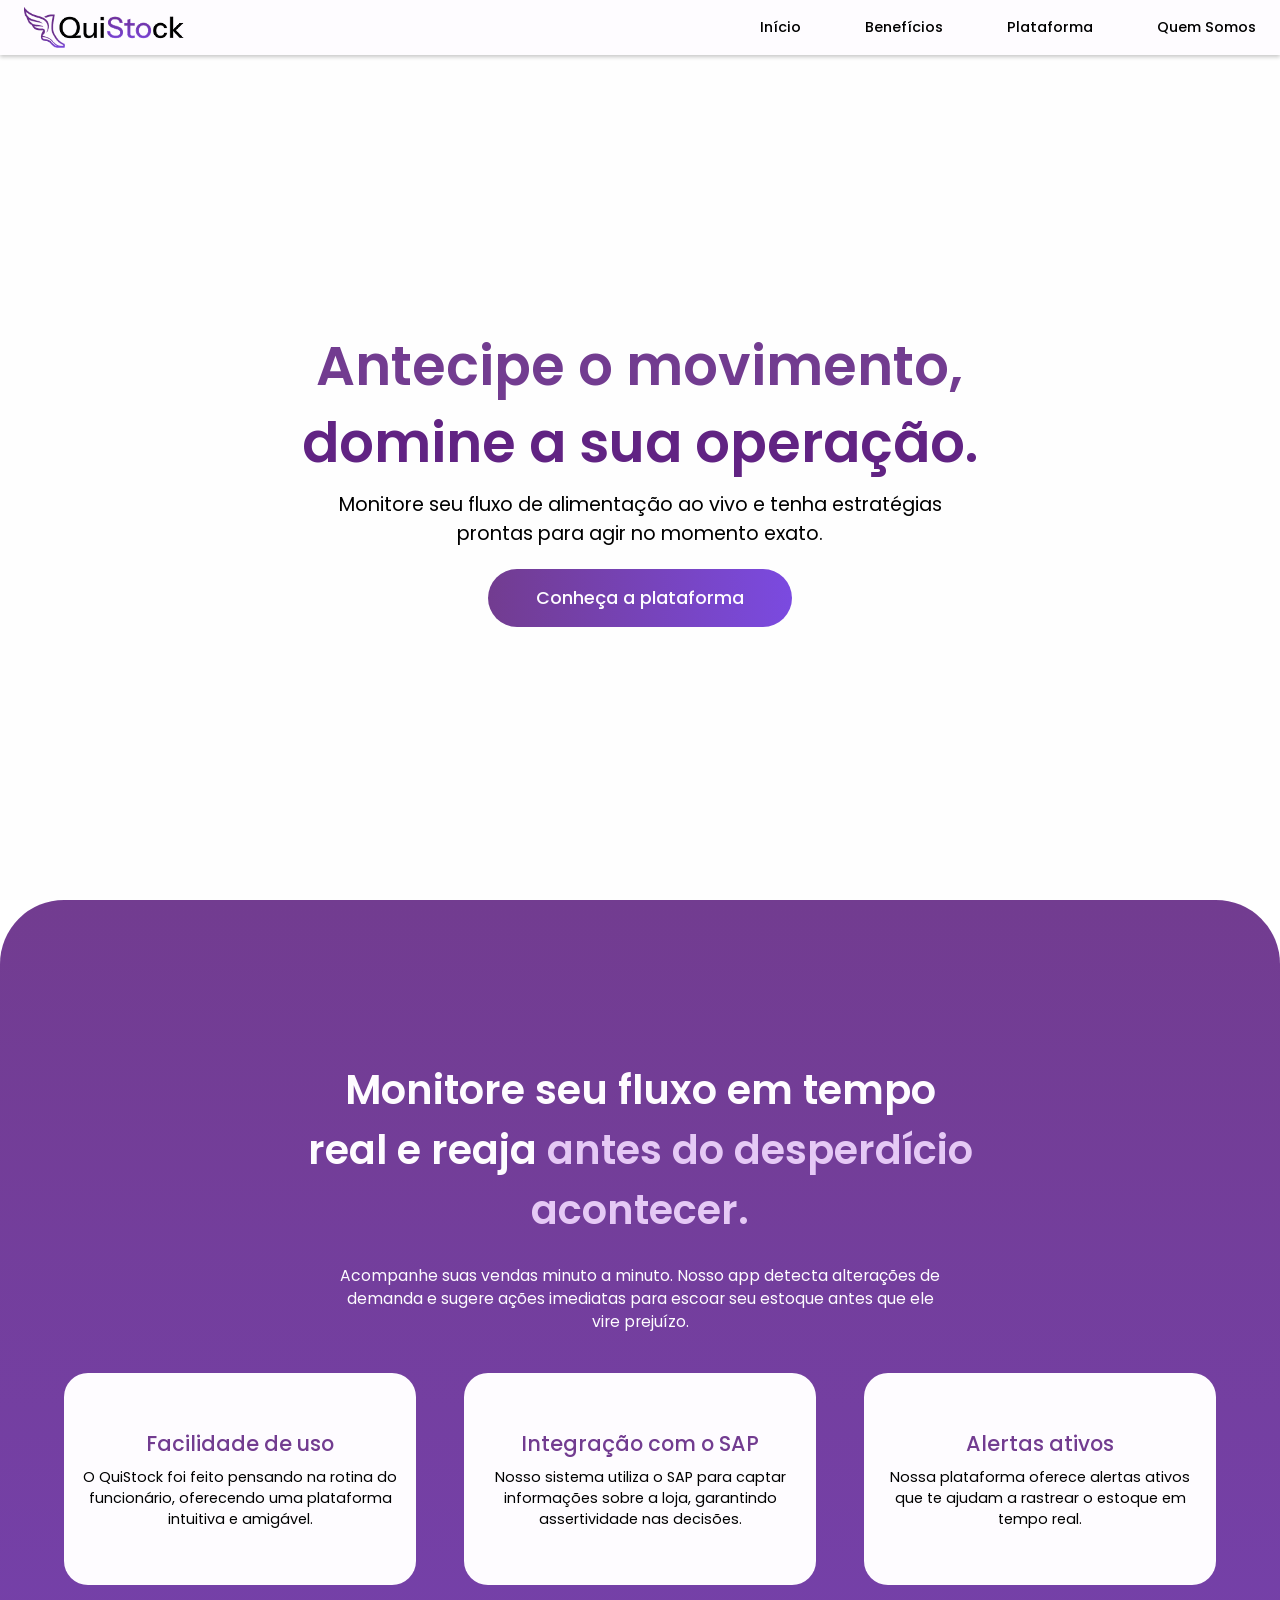
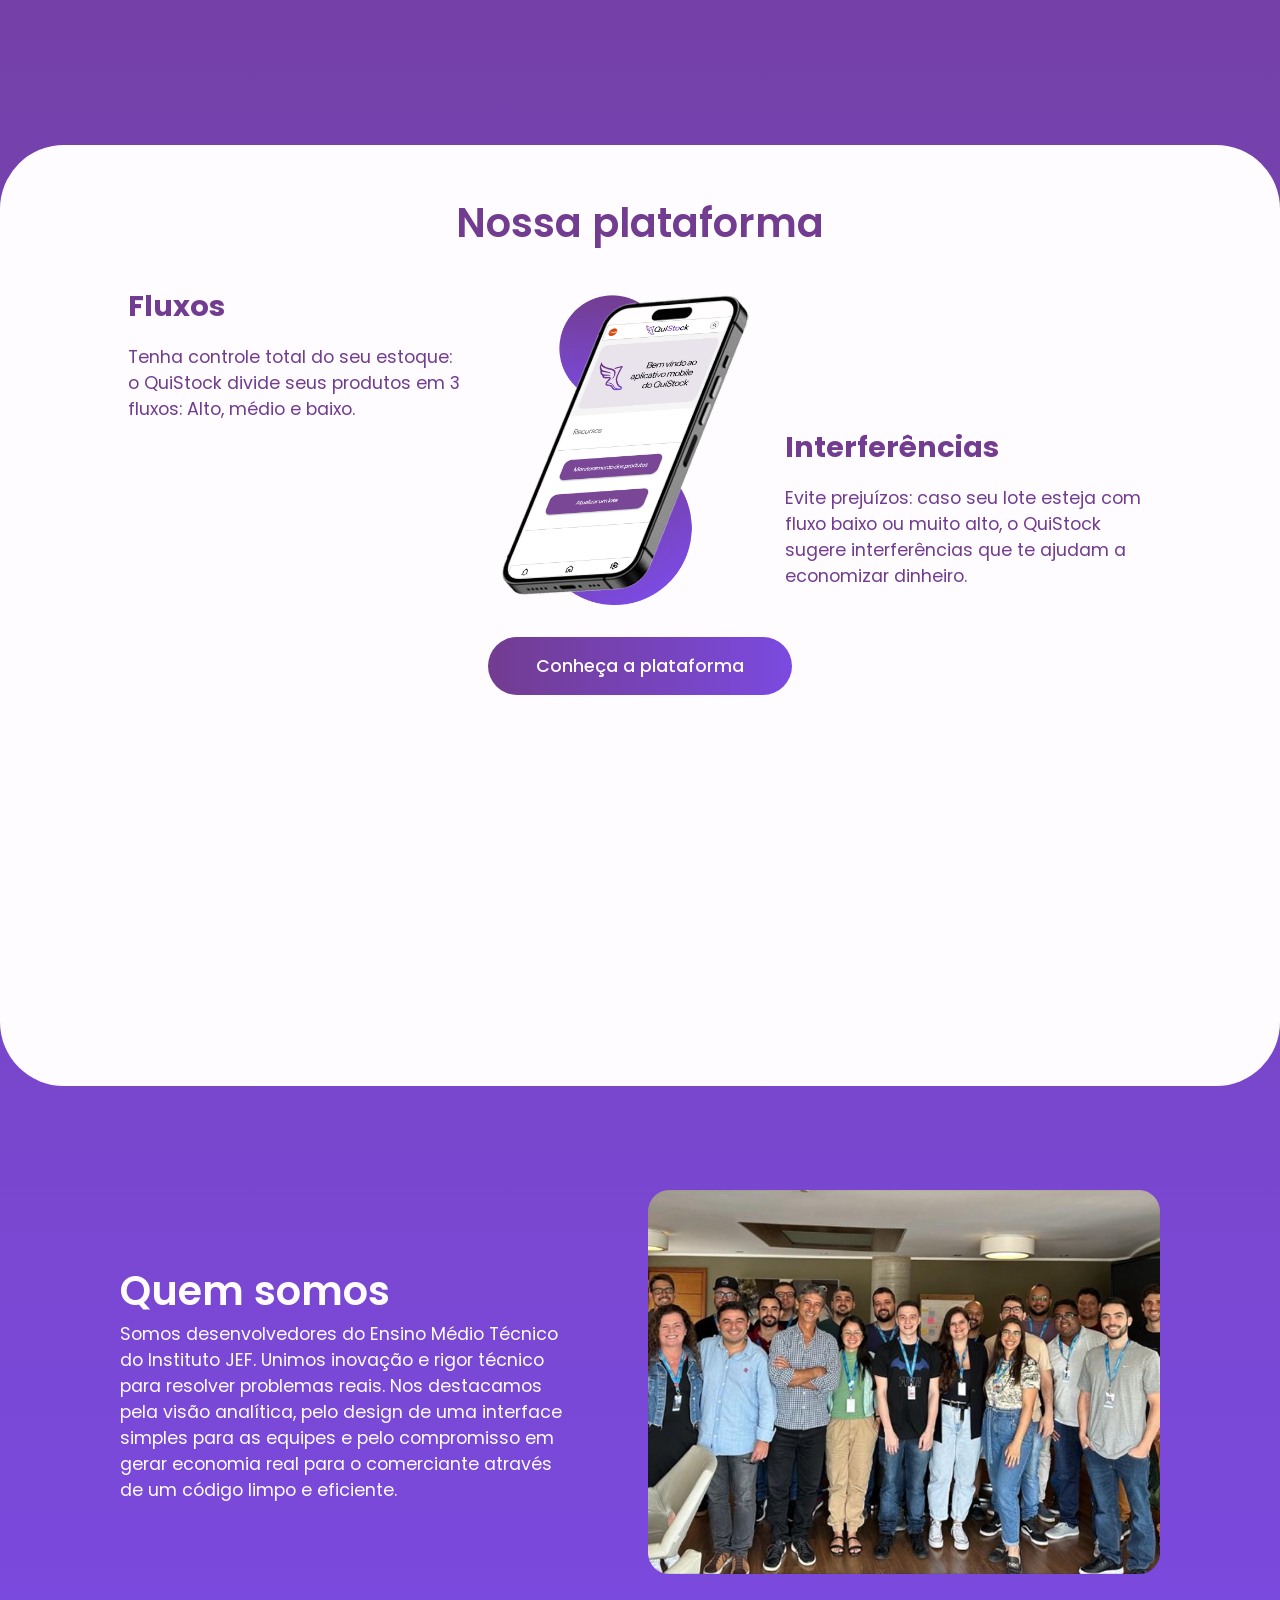
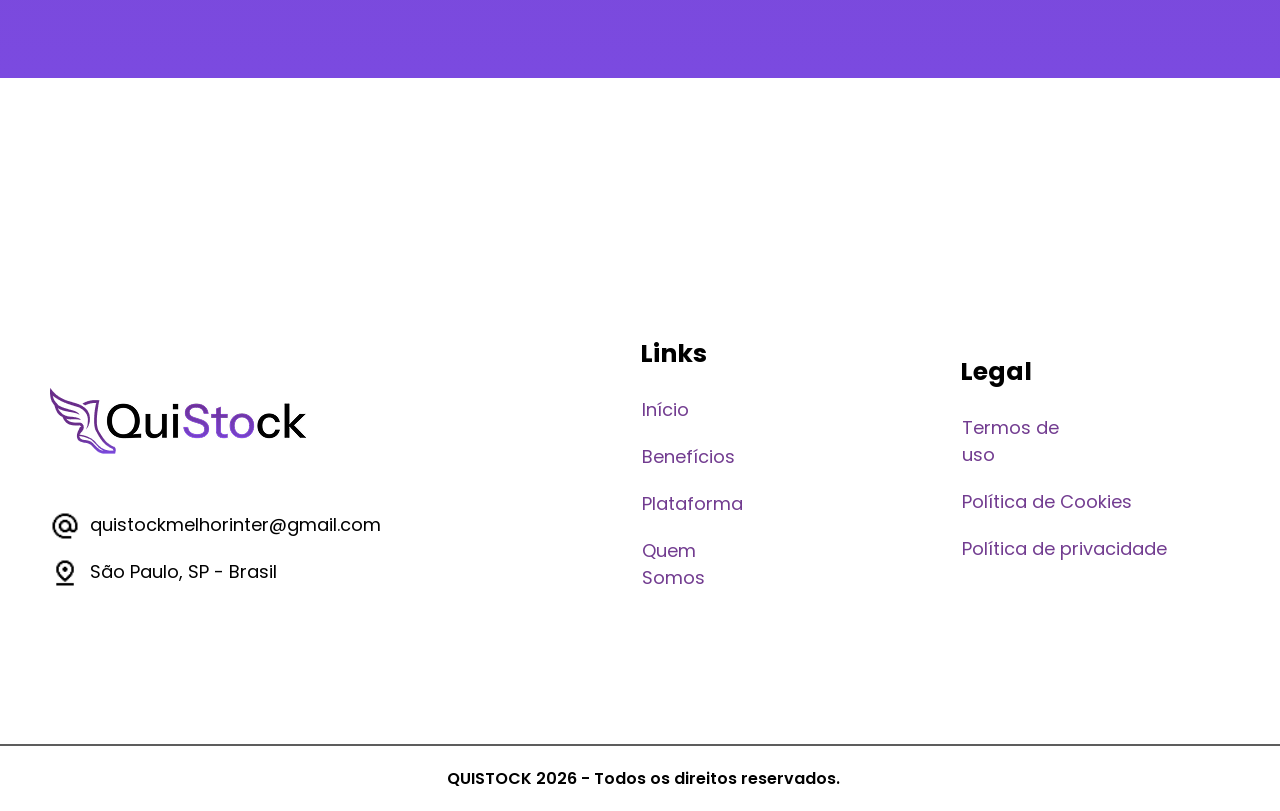
<file: index.html>
<!DOCTYPE html>
<html lang="pt-br">
<head>
  <meta charset="UTF-8">
  <meta name="viewport" content="width=device-width, initial-scale=1.0">
  <title>QuiStock</title>
  <link rel="icon" type = "image/png" href="assets/Union 11 1.png">

  <link href="https://fonts.googleapis.com/css2?family=Instrument+Sans:ital,wght@0,400..700;1,400..700&display=swap" rel="stylesheet">
  <link rel="stylesheet" href="css/style.css">

  <link rel="preconnect" href="https://fonts.googleapis.com">
  <link rel="preconnect" href="https://fonts.gstatic.com" crossorigin>
  <link href="https://fonts.googleapis.com/css2?family=Instrument+Sans:ital,wght@0,400..700;1,400..700&family=Poppins:ital,wght@0,100;0,200;0,300;0,400;0,500;0,600;0,700;0,800;0,900;1,100;1,200;1,300;1,400;1,500;1,600;1,700;1,800;1,900&display=swap" rel="stylesheet">
</head>

<body>

  <header>

    <img src="assets/Group 35.png" alt="" id = "logo">

    <nav id = "botoes">
      
      <a href="#">Início</a>
      <a href="#beneficios">Benefícios</a>
      <a href="#plataforma">Plataforma</a>
      <a href="#quem-somos">Quem Somos</a>
    
    </nav>
  </header>

  <main>

    <section id="hero" class="section">
        <div>
          <p>
            Antecipe o movimento,
            <span class = "span">
              domine a sua operação.
            </span>
          </p>

          <p>
            Monitore seu fluxo de alimentação ao vivo e tenha estratégias prontas para agir no momento exato.
          </p>
        </div>

        <button class="cta">
          Conheça a plataforma
        </button>
      
      <!--<img src="assets/Desktop - 11.png" alt="oi" id = "img_main">-->
    </section>

    <section class="body-gradiente">
      <section id="beneficios" class="section">
        <div class="titulo-container">
          <p>
            Monitore seu fluxo em tempo real e reaja <span class = "span">antes do desperdício acontecer.</span>
          </p>
          <p>
            Acompanhe suas vendas minuto a minuto. Nosso app detecta alterações de demanda e sugere ações imediatas para escoar seu estoque antes que ele vire prejuízo.
          </p>
        </div>
        
        <div class="container-caixas">
          <div class="caixa">
            <p class="titulo-caixa">
              Facilidade de uso
            </p>
            <p class="texto-caixa">
              O QuiStock foi feito pensando na rotina do funcionário, oferecendo uma plataforma intuitiva e amigável.
            </p>
          </div>
          <div class="caixa">
            <p class="titulo-caixa">
              Integração com o SAP
            </p>
            <p class="texto-caixa">
              Nosso sistema utiliza o SAP para captar informações sobre a loja, garantindo assertividade nas decisões.
            </p>
          </div>
          <div class="caixa">
            <p class="titulo-caixa">
              Alertas ativos
            </p>
            <p class="texto-caixa">
              Nossa plataforma oferece alertas ativos que te ajudam a rastrear o estoque em tempo real.
            </p>
          </div>
        </div>
      </section>
      
      <section id="plataforma" class="section">
        <div id="plat">
          Nossa plataforma
        </div>

        <div class="plataforma-bottom-container">
          <div class = "textos-plat fluxo">
            <h2>Fluxos</h2>
            <h4>Tenha controle total do seu estoque: o QuiStock divide seus produtos em 3 fluxos: Alto, médio e baixo.</h4>
          </div>
          <img src="assets/Group 36.png" alt="celular" id = "celular">
          <div class = "textos-plat interferencias">
            <h2>Interferências</h2>
          
            <h4>Evite prejuízos: caso seu lote esteja com fluxo baixo ou muito alto, o QuiStock sugere interferências que te ajudam a economizar dinheiro.<h4>
          </div>
        </div>

        <button class="cta">
          Conheça a plataforma
        </button>

      </section>
      
        <section id="quem-somos">
          <div id = "texto-quemSomos">
            <h2>Quem somos</h2>
          
            <h4>Somos desenvolvedores do Ensino Médio Técnico do Instituto JEF. Unimos inovação e rigor técnico para resolver problemas reais. Nos destacamos pela visão analítica, pelo design de uma interface simples para as equipes e pelo compromisso em gerar economia real para o comerciante através de um código limpo e eficiente.</h4>
          </div>

          <img src="assets/Captura de tela 2026-03-02 100912 1.png" alt="imagem quem somos" id = "img-quemsomos">
        </section>
    </section>

  </main>

  <footer>

    <img src="assets/Group 35.png" alt = "aqui" id = "logo1">
    
    <div id = "email_pin">

      <img src="assets/alternate_email_24dp_00000_FILL0_wght400_GRAD0_opsz24.png" alt="email">

      <p>quistockmelhorinter@gmail.com</p>
      
      <img src="assets/pin_drop_24dp_00000_FILL0_wght400_GRAD0_opsz24.png" alt="pin"> 
      
      <p>São Paulo, SP - Brasil</p>

    </div>
  
    <nav id = "links">

      <h2>Links</h2>

      <a href="#" class="inicio">Início</a>
      <a href="#textoMonitore" class="beneficio">Benefícios</a>
      <a href="#celular" class="plataforma">Plataforma</a>
      <a href="#texto_quemSomos" class="quem">Quem Somos</a>
    
    </nav>

    <nav id = "legal">

      <h2>Legal</h2>

      <a href="" class="termos">Termos de uso</a>
      <a href="" class="coockies">Política de Cookies</a>
      <a href="" class="privacidade">Política de privacidade</a>
    </nav>

    <div id = "direitos">
      QUISTOCK 2026 - Todos os direitos reservados.
    </div>
  </footer>

  <script src="js/script.js"></script>
</body>
</html>
</file>
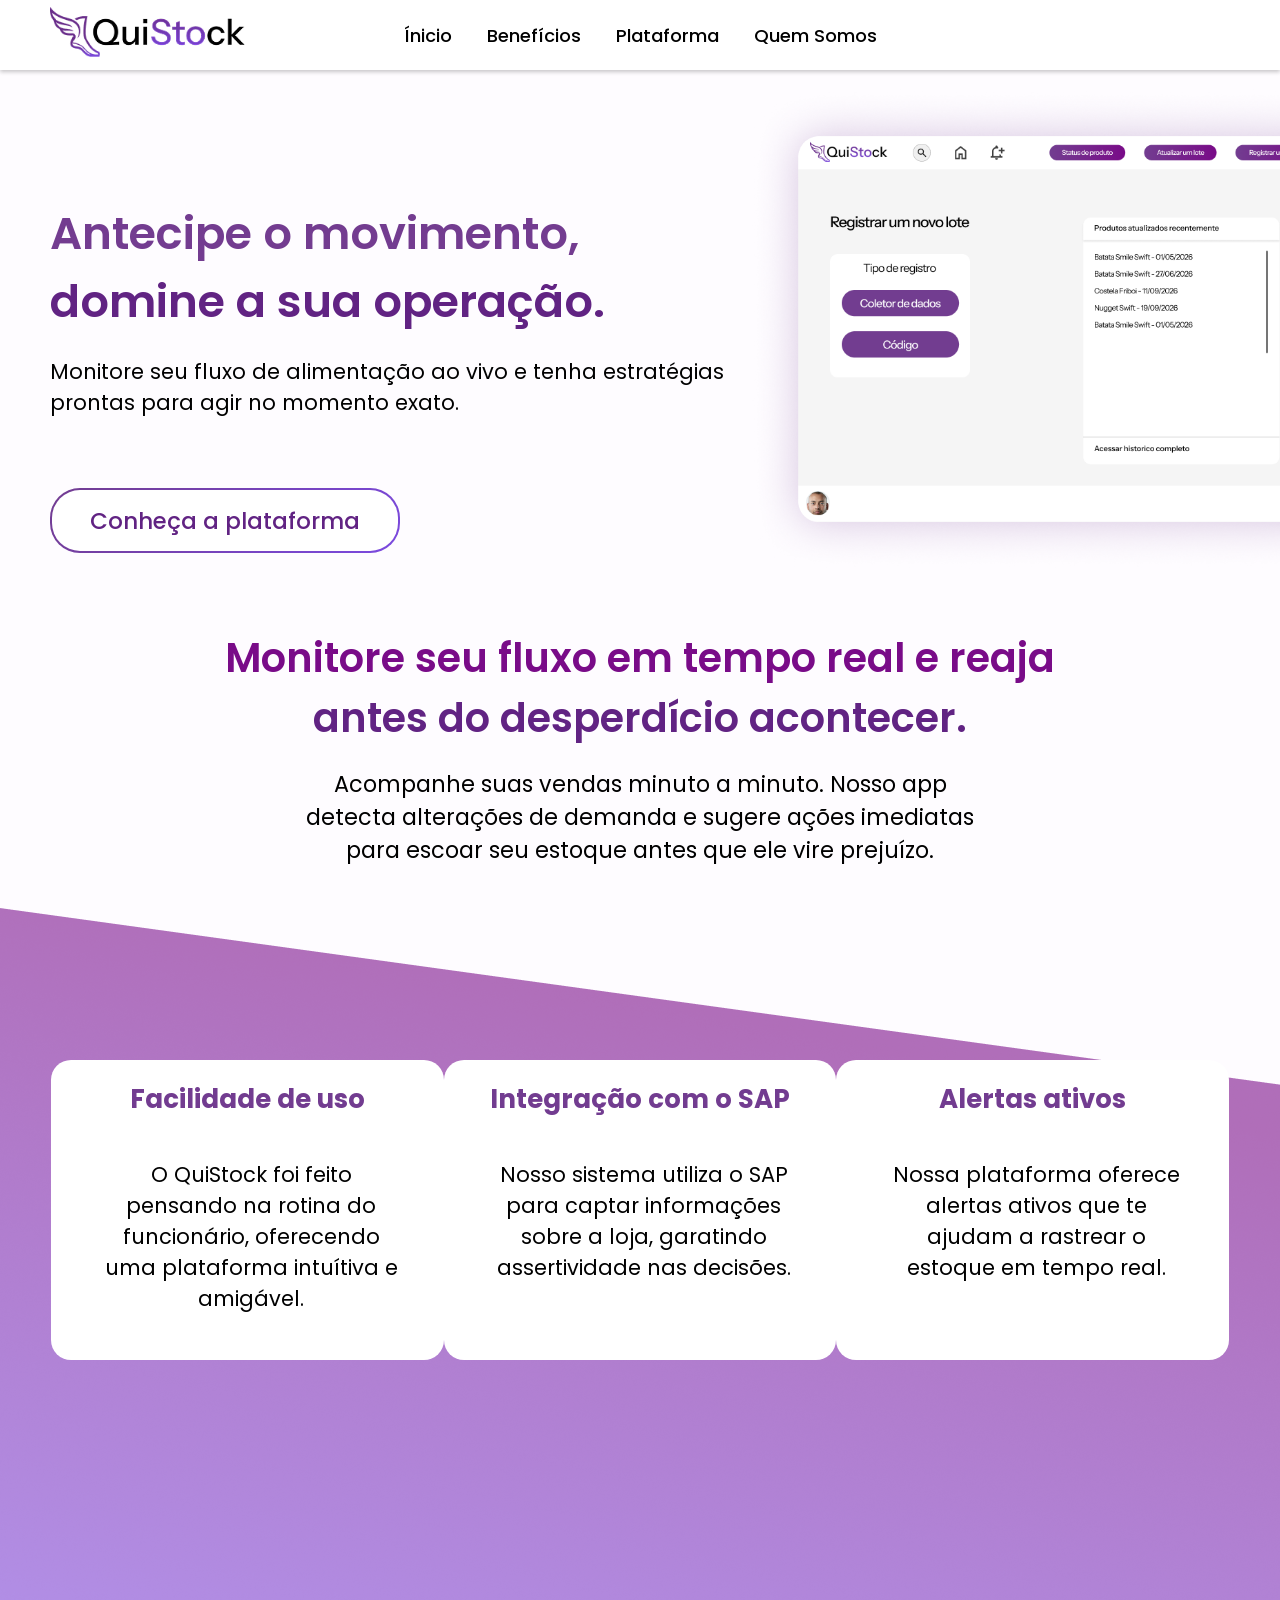
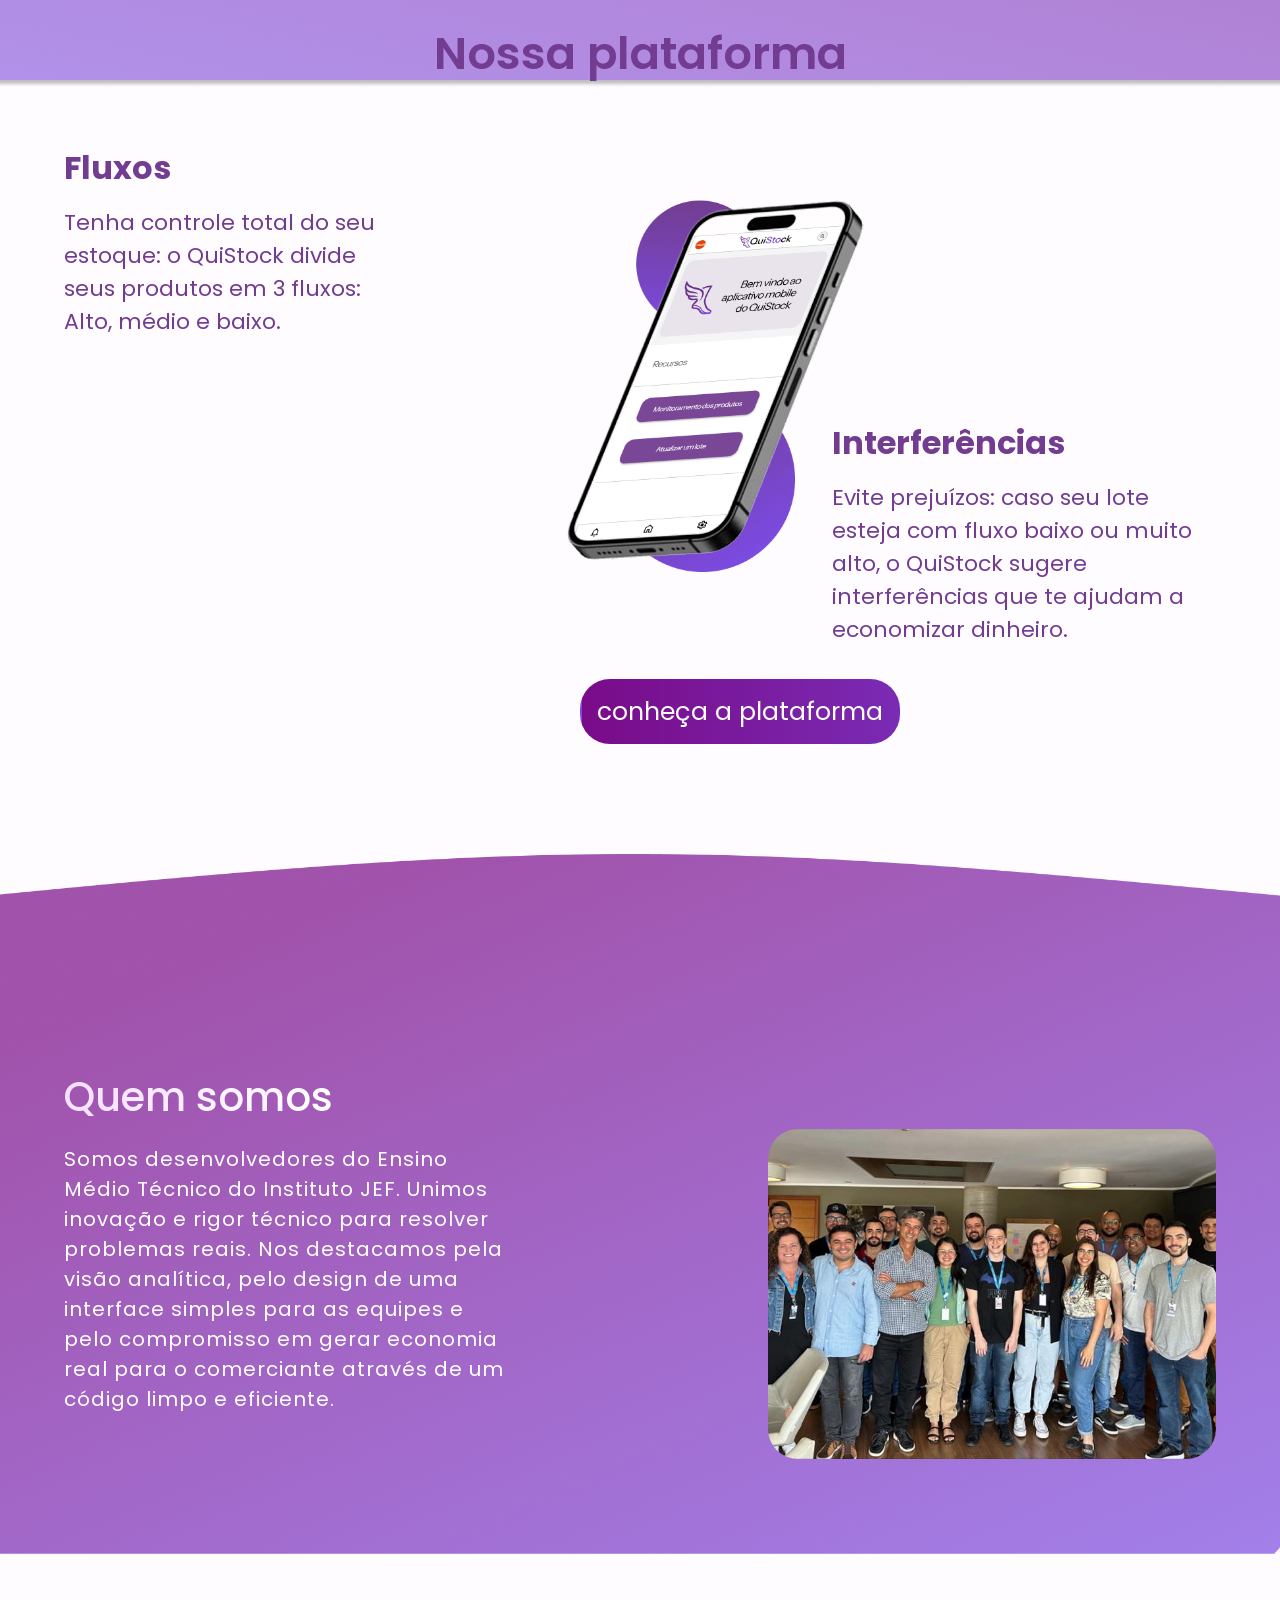
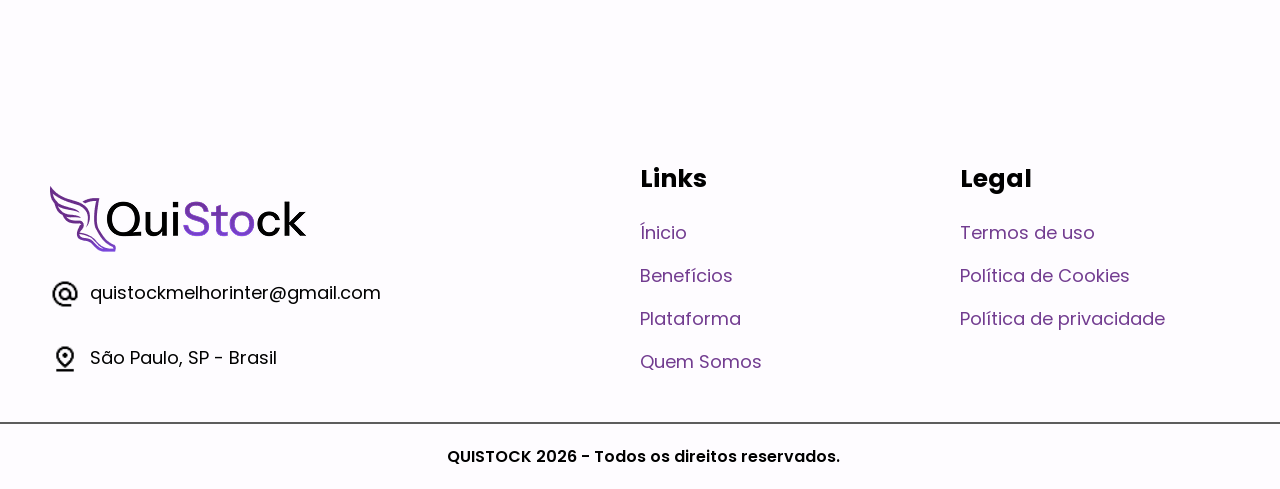
<file: landingQuistock.html>
<!DOCTYPE html>
<html lang="en">
<head>
  <meta charset="UTF-8">
  <meta name="viewport" content="width=device-width, initial-scale=1.0">
  <title>QuiStock</title>
  <link rel="icon" type = "image/png" href="assets/Union 11 1.png">

  <link href="https://fonts.googleapis.com/css2?family=Instrument+Sans:ital,wght@0,400..700;1,400..700&display=swap" rel="stylesheet">
  <link rel="stylesheet" href="landingQuistock.css">

  <link rel="preconnect" href="https://fonts.googleapis.com">
<link rel="preconnect" href="https://fonts.gstatic.com" crossorigin>
<link href="https://fonts.googleapis.com/css2?family=Instrument+Sans:ital,wght@0,400..700;1,400..700&family=Poppins:ital,wght@0,100;0,200;0,300;0,400;0,500;0,600;0,700;0,800;0,900;1,100;1,200;1,300;1,400;1,500;1,600;1,700;1,800;1,900&display=swap" rel="stylesheet">
</head>

<body>

  <header>

    <div><img src="assets/Group 35.png" alt="" id = "logo"></div>

    <nav id = "botoes">
      
      <a href="#">Ínicio</a>
      <a href="#textoMonitore">Benefícios</a>
      <a href="#celular">Plataforma</a>
      <a href="#texto_quemSomos">Quem Somos</a>
    
    </nav>
  </header>

  <main>

    <div id ="fraseMain">
      Antecipe o movimento,
      <span class = "span">
        domine a sua operação.
      </span>
    </div>
    
    <div id = "textoApoio"> Monitore seu fluxo de alimentação ao vivo e tenha estratégias prontas para agir no momento exato.
    <a href="#"><button id = "cta">Conheça a plataforma</button></a> </div>

    <img src="assets/Desktop - 11.png" alt="oi" id = "img_main">
  </div>

  <div id = "monitore">
    Monitore seu fluxo em tempo real e reaja <span class = "span">antes do desperdício acontecer.</span>
  </div>

  <div id = "textoMonitore">
    Acompanhe suas vendas minuto a minuto. Nosso app detecta alterações de demanda e sugere ações imediatas para escoar seu estoque antes que ele vire prejuízo.
  </div>

  <div id="fundinho">
    <img src="assets/Rectangle 71.png" alt="">
  </div>

  <div id="tudo_caixas">
    <div class="externo">
      <div class="interno2">
        Facilidade de uso
      </div>
      <div class="interno">
        O QuiStock foi feito pensando na rotina do funcionário, oferecendo uma plataforma intuítiva e amigável.
      </div>
    </div>

    <div class="externo">
      <div class="interno2">
        Integração com o SAP
      </div>
      <div class="interno">
        Nosso sistema utiliza o SAP para captar informações sobre a loja, garatindo assertividade nas decisões.
      </div>
    </div>

    <div class="externo">
      <div class="interno2">
        Alertas ativos
      </div>
      <div class="interno">
        Nossa plataforma oferece alertas ativos que te ajudam a rastrear o estoque em tempo real.
      </div>
    </div>
  </div>

  <div id="plat">
    Nossa plataforma
  </div>

  <img src="assets/Group 36.png" alt="celular" id = "celular">

  <button id ="cta1"><a href="#">conheça a plataforma</a></button>

  <div class = "textos_plat">

    <h2>Fluxos</h2>

    <h4>Tenha controle total do seu estoque: o QuiStock divide seus produtos em 3 fluxos: Alto, médio e baixo.</h4>

  </div>

  <div class = "textos_plat2">

    <h2>Interferências</h2>
    
    <h4>Evite prejuízos: caso seu lote esteja com fluxo baixo ou muito alto, o QuiStock sugere interferências que te ajudam a economizar dinheiro.<h4>
  </div>

  <div id = "fundoquemsomos">
    <img src= "assets/Rectangle 70.png" alt="">
  </div>

  <div id = "texto_quemSomos">
    <h2>Quem somos</h2>

    <h4>Somos desenvolvedores do Ensino Médio Técnico do Instituto JEF. Unimos inovação e rigor técnico para resolver problemas reais. Nos destacamos pela visão analítica, pelo design de uma interface simples para as equipes e pelo compromisso em gerar economia real para o comerciante através de um código limpo e eficiente.</h4>

  </div>

  <img src="assets/Captura de tela 2026-03-02 100912 1.png" alt="imagem quem somos" id = "img_quemsomos">

  </main>

  <footer>

    <img src="assets/Group 35.png" alt = "aqui" id = "logo1">
    
    <div id = "email_pin">

      <img src="assets/alternate_email_24dp_00000_FILL0_wght400_GRAD0_opsz24.png" alt="email">

      <p>quistockmelhorinter@gmail.com</p>
      
      <img src="assets/pin_drop_24dp_00000_FILL0_wght400_GRAD0_opsz24.png" alt="pin"> 
      
      <p>São Paulo, SP - Brasil</p>

    </div>
  
    <nav id = "links">

      <h2>Links</h2>

      <a href="#">Ínicio</a>
      <a href="#textoMonitore">Benefícios</a>
      <a href="#celular">Plataforma</a>
      <a href="#texto_quemSomos">Quem Somos</a>
    
    </nav>

    <nav id = "legal">

      <h2>Legal</h2>

      <a href="">Termos de uso</a>
      <a href="">Política de Cookies</a>
      <a href="">Política de privacidade</a>
    </nav>

    <div id = "direitos">
      QUISTOCK 2026 - Todos os direitos reservados.
    </div>
  </footer>

</body>
</html>
</file>
<file: css/style.css>
:root {
    --roxo-sujinho: #fefcff;
    --roxo-quistock: #723c90;
    --roxo2: #3e1554;
    --preto: #11021a;
    --azul: #7B4AE0;
}

*{
    font-family: Poppins;
    font-kerning: normal;
    letter-spacing: 0.0em;
    /*outline: 1px solid red;*/
    margin: 0;
    padding: 0;
    
}

html {
    scroll-behavior: smooth;
}

body{
    margin: 0;
    padding: 0;
    width: 100%;

    cursor: default;
}

.body-gradiente {
    
    background: linear-gradient(
        to bottom,
        var(--roxo-quistock),
        var(--azul)
    );

    border-top-left-radius: 4rem;
    border-top-right-radius: 4rem;
}

::-webkit-scrollbar {
    width: 10px;
}

::-webkit-scrollbar-track {
    background: transparent;
}

::-webkit-scrollbar-thumb {
    background-color: var(--roxo-quistock);
    border-radius: 10px;
    border: 2px solid transparent;
    background-clip: padding-box;
}

::selection {
    background: #723c9040;
    color: var(--roxo2);
}

main{
    margin-top: clamp(3rem, 4.3vw, 10rem);
}

.section {
    height: calc(100dvh - 4.3vw);
    height: calc(100vh - 4.3vw);
    max-width: 100%;
    scroll-margin-top: clamp(3rem, 4.3vw, 10rem);

    height: auto;
    min-height: calc(100dvh - 4.3vw);
}

#beneficios, #palataforma, #quem-somos {
    scroll-margin-top: clamp(3rem, 4.3vw, 10rem);
}

/* header */
header{
    background-color: var(--roxo-sujinho);
    position: fixed;
    z-index: 1000;
    top: 0;
    left: 0;
    width: 100vw;
    height: clamp(3rem, 4.3vw, 10rem);
    box-shadow: 0px 2px 4px #00000038;

    padding: 0 min(1.5rem, 3%);
    box-sizing: border-box;

    display: flex;
    flex-direction: row;
    justify-content: space-between;
}

#logo{
    align-self: center;
    justify-self: flex-end;
    max-width: clamp(1rem, 15vw, 10rem);
    width: 100%;
    height: auto;
}

#logo:hover{
    cursor: pointer;
}

#botoes{
    display: flex;
    justify-content: center;
    align-items: center;
    justify-self: flex-end;
    gap: clamp(1rem, 5vw, 5rem);
    font-size: clamp(0.5rem, 0.5vw + 0.5rem, 2rem)
}

#botoes a{
    text-decoration: none;
    color: black;
    font-weight: 500;
    position: relative;
    transition: color 300ms ease;
}

#botoes a::after{
    content: '';
    position: absolute;
    left: 0;
    bottom: -4px;
    width: 0;
    height: 3px;
    background-color: #7B4AE0;
    border-radius: 2px;
    transition: width 300ms ease;
}

#botoes a:hover{
    color: #7B4AE0;
}

#botoes a:hover::after{
    width: 100%;
}

/* hero */
#hero {
    display: flex;
    flex-direction: column;
    justify-content: center;
    align-items: center;
    gap: clamp(0.5rem, 1.5vh, 2rem);

    width: 100%;
    padding: 0 min(4rem, 8%);

    box-sizing: border-box;

    position: relative;
}

#hero::before {
    content: "";
    position: absolute;
    width: 100%;
    height: 100%;
    background: #fefefe95;
    backdrop-filter: blur(6px);

}

#hero * {
    position: relative;
}

#hero div {
    display: flex;
    flex-direction: column;
    justify-content: center;
    align-items: center;
}

#hero p {
    margin: 0;
    padding: 0;

    text-wrap: pretty;
    text-align: center;
}

#hero p:nth-child(1) {
    font-size: clamp(2rem, 3vw + 1rem, 70rem);
    font-weight: 600;
    line-height: 4.8rem;
    width: 70%;
    
    color: var(--roxo-quistock);
}

.span {
    color: #612383;
}

#hero p:nth-child(2) {
    font-size: clamp(0.75rem, 0.9vw + 0.5rem, 3rem);
    font-weight: 400;
    width: 50vw;
    padding: min(0.5rem, 2rem) 0;
}

.cta {
    background:
        linear-gradient(to right, var(--roxo-quistock), var(--azul));
    border-radius: 3rem;
    /*
    height: clamp(2.5rem, 4vw, 5vw);
    width: clamp(10rem, 22vw, 25rem);
    */
    border: none;
    
    padding: min(1rem, 4%) min(3rem, 6%);
    font-size: clamp(0.5rem, 0.75vw + 0.5rem, 10rem);
    text-decoration: none;
    font-weight: 500;
    color: var(--roxo-sujinho);

    display: flex;
    flex-direction: row;
    justify-content: center;
    align-items: center;

    transition: 500ms ease-in-out;

    position: relative;
    z-index: 1;

    cursor: pointer;
}

.cta::before {
    content: "";
    position: absolute;
    top: 0; left: 0; width: 100%; height: 100%;
    background:
        linear-gradient(to left, var(--roxo-quistock), var(--azul));
    opacity: 0;
    transition: opacity 500ms ease-in-out;
    border-radius: 3rem;
    z-index: -1;
}

.cta:hover::before {
    opacity: 1;
}

/* beneficios */
#beneficios {
    box-sizing: border-box;
    padding: min(3rem, 20%) min(4rem, 8%);

    display: flex;
    flex-direction: column;
    justify-content: center;
    align-items: center;
    flex-wrap: nowrap;
    gap: 2.5rem;
}

#beneficios * {
    padding: 0; margin: 0;
}

.titulo-container {
    display: flex;
    flex-direction: column;
    justify-content: center;
    align-items: center;
    gap: 1.5rem;
}

.titulo-container > p:nth-child(1), .titulo-container > p:nth-child(2) {
    text-align: center;
    text-wrap: pretty;
}

.titulo-container > p:nth-child(1) {
    font-size: clamp(1.5rem, 2.5vw + 0.5rem, 10rem);
    font-weight: 600;
    width: 60vw;
    color: var(--roxo-sujinho);
}

.titulo-container > p:nth-child(1) span {
    color: #E5C9F5;
}

.titulo-container > p:nth-child(2) {
    font-size: clamp(0.5rem, 0.6vw + 0.5rem, 2rem);
    width: 50vw;
    color: var(--roxo-sujinho);
}

.container-caixas {
    display: flex;
    flex-direction: row;
    flex-wrap: wrap;
    justify-content: center;
    align-items: center;
    gap: 3rem;

    width: 100%;
}

.caixa {
    background-color: var(--roxo-sujinho);
    aspect-ratio: unset;
    min-height: 0;
    height: clamp(3rem, 20vh, 20rem);
    width: 20rem;
    padding: min(1rem, 6%) !important;
    /*
    width: clamp(2vw, 20rem, 100vw);
    height: clamp(2vw, 15rem, 100vh);
    */

    display: flex;
    flex-direction: column;
    align-items: center;
    justify-content: center;
    gap: 0.5rem;

    border-radius: 1.5rem;
}

.titulo-caixa, .texto-caixa {
    text-align: center;
    text-wrap: pretty;
}

.titulo-caixa {
    font-size: clamp(1.3rem, 1vw + .5rem, 3rem);
    font-weight: 500;
    color: var(--roxo-quistock);
}

.texto-caixa {
    font-size: clamp(.7rem, .5vw + .5rem, 1rem);
}

#domine{
        color: #790B88;
        font-style: normal;
        font-size: 45px;
        font-weight: 600;
}

/* plataforma */
#plataforma {
    background-color: var(--roxo-sujinho);
    border-radius: 4rem;

    /*
    display: grid;
    grid-template-columns: repeat(auto-fit, minmax(2vw, 1fr));
    grid-template-rows: repeat(auto-fit, minmax(5vh, 1fr));

    grid-template-areas:
    "box-1";
    */

    display: flex;
    flex-direction: column;
    align-items: center;
    gap: 2rem;

    padding: min(3rem, 20%) min(4rem, 8%);
}

#plat {
    color: var(--roxo-quistock);
    font-weight: 600;
    font-size: clamp(2rem, 2.5vw + 0.5rem, 10rem);
    justify-self: center;
}

.plataforma-bottom-container {
    display: flex;
    flex-direction: row;
    justify-content: center;

    padding: 0 min(4rem, 8%);
}

.textos-plat {
    color: var(--roxo-quistock);
    text-wrap: pretty;
}

.textos-plat h4 {
    font-weight: 400;
}

.interferencias h2, .interferencias h4, .fluxo h2, .fluxo h4 {
    margin: 0; padding: 0;
}

.fluxo, .interferencias {
    display: flex;
    flex-direction: column;
    gap: 1rem;
}

.fluxo {
    align-self: flex-start;
    flex: 1.1;
    min-width: 0;
}

.fluxo h2, .interferencias h2 {
    font-size: clamp(.75rem, 1vw + 1rem, 2rem);
}

.interferencias {
    align-self: flex-end;
    width: 45vw;
    flex: 1.2;
    min-width: 0;
}

.fluxo h4, .interferencias h4 {
    font-size: clamp(.5rem, .75vw + .5rem, 4rem);
}

#celular{
    height: auto;
    width: 25vw;
    flex-shrink: 0;
}

/* quem somos */
#quem-somos {
    display: flex;
    flex-direction: row;
    flex-wrap: wrap;
    justify-content: center;
    align-self: center;
    gap: 5rem;
    padding: min(6.5rem, 20%) min(4rem, 8%);
}

/*
.textos_plat{
    display: flex;
    flex-direction: column;
    align-items: start;
    width: 27%;
    height: auto;
    margin-left: 5%;
    margin-top: -627px;
    color: #723c90;
    font-weight: 600;
}

.textos_plat2{
    display: flex;
    width: 30%;
    height: auto;
    flex-direction: column;
    align-items: start;
    margin-left: 65%;
    margin-top: 25px;
    color: #723c90;
    font-weight: 600;
}
    */


#texto-quemSomos{
    color: var(--roxo-sujinho);
    width: 35vw;
    align-self: center;
    text-wrap: pretty;
}

#texto-quemSomos h2{
    font-size: clamp(2rem, 2.5vw + 0.5rem, 10rem);
    font-weight: 600;
}

#texto-quemSomos h4{
    font-size: clamp(.75rem, .75vw + .5rem, 4rem);
    font-weight: 400;
}

#img-quemsomos{
    aspect-ratio: 4 / 3;
    height: auto;
    width: 40vw;
    margin: 0;
}

@media screen and (max-width: 800px) {
    #hero p:nth-child(1) {
        width: 100%;
        line-height: 5.5vh;
    }

    #hero p:nth-child(2) {
        width: 100%;
    }

    .titulo-container > p:nth-child(1) {
        width: 85vw;
    }

    .titulo-container > p:nth-child(2) {
        width: 85vw;
    }

    .container-caixas {
        flex-direction: column;
    }

    .caixa {
        width: 45vw;
        padding: min(1rem, 6%) !important;
    }

    .plataforma-bottom-container {
        flex-direction: column;
        align-items: center;
        gap: 2.5rem;
    }

    .fluxo {
        order: 0;
    }

    .interferencias {
        order: 1;
    }

    .textos-plat {
        margin: 0;
    }

    .fluxo, .interferencias {
        align-self: center;
        height: auto;
        width: 80vw;
        text-align: center;
    }

    #celular {
        order: 2;
        width: 60vw;
        margin-bottom: 2.5rem;
    }

    .cta {
        order: 3;
        margin: 0;
    }

    #quem-somos {
        gap: 2rem;
    }

    #texto-quemSomos {
        width: 90vw;
        text-align: center;
    }

    #img-quemsomos {
        width: 80vw;
    }
}

footer nav{
    margin-top: -250px;
    display: flex;
    flex-direction: column;
    gap: 16px;
    font-size: larger;
}
footer nav h2{
    margin-bottom: 5px;
    font-size: 25px;

}
footer nav a{
    color: #723c90;
    text-decoration: none;
    font-size: 18px;
}

#links{
    margin-left: 50%;
}
.inicio{
    border: 2px solid transparent;
    width: 8%;
}
.beneficio{
    border: 2px solid transparent;
    width: 8%;
}
.plataforma{
    border: 2px solid transparent;
    width: 8%;
}
.quem{
    border: 2px solid transparent;
    width: 19%;
}

.inicio:hover{
    text-decoration: underline;
}
.beneficio:hover{
    text-decoration: underline;
}
.plataforma:hover{
    text-decoration: underline;
}
.quem:hover{
    text-decoration: underline;
}

#legal{
    margin-top: -240px;
    margin-left: 75%;
    margin-bottom: 180px;

}

.termos{
    border: 2px solid transparent;
    width: 40%;
}
.coockies{
    border: 2px solid transparent;
    width: 55%;
}
.privacidade{
    border: 2px solid transparent;
    width: 65%;
}

.termos:hover{
    text-decoration: underline;
}
.coockies:hover{
    text-decoration: underline;
}
.privacidade:hover{
    text-decoration: underline;
}

footer img{
    margin-left: 50px;
}

#logo1{
    margin-top: 310px;
    margin-bottom: 30px;
}

#email_pin{
    display: flex;
    flex-direction: column;
}

#email_pin img{
    width: 30px;
    margin-top: 20px;
}

#email_pin p{
    margin-left: 90px;
    margin-top: -30px;
    font-size: 18px;
    font-weight: 400;
}

#direitos{
    display: flex;
    align-items: center;
    justify-content: center;
    width: 97.35%;
    border-top: 2px solid #5d5d5d;
    margin-top: 90px;
    padding: 20px;
    font-weight: 600;
}
</file>
<file: landingQuistock.css>
:root {
    --roxo-sujinho: #fefcff;
}

*{
    font-family: Poppins;
    font-kerning: normal;
    letter-spacing: 0.0em;
    /*outline: 1px solid red;*/
    
}

body{
    background-color: var(--roxo-sujinho);
    margin: 0;
}

#tudo_caixas{
    padding-top: 163px;
    display: flex;
    justify-content: space-between;
    height: 200px;
    width: 92%;
    align-items: center;
    margin-top: 80px;
    margin-left: auto;
    margin-right: auto;
}

.externo{
    box-sizing: border-box;
    background-color: #fff;
    height: 300px;
    width: 400px;
    border-radius: 20px;
}

.interno{
    display: flex;
    margin-top: 40px;
    padding-left: 50px;
    font-size: 21px;
    text-align: center;
    align-items: center;
    width: 300px;
    justify-content: space-between;
}

.interno2{
    margin-top: 20px;
    font-size: 26px;
    font-weight: bold;
    color: #723c90;
    text-align: center;
    top:30px;
}

#fraseMain{
    font-size: 45px;
    font-weight: 600;
    margin-left: 50px;
    margin-top: 200px;
    text-align: start;
    width: 680px;
    
    color: #733c90;
}

#domine{
        color: #790B88;
        font-style: normal;
        font-size: 45px;
        font-weight: 600;
}

#textoApoio{
    padding-left: 50px;
    padding-top: 20px;
    font-size: 21px;
    font-weight: 400;
    text-align: start;
    width: 700px;
}

#img_main{
    box-sizing: border-box;
    margin-top: -470px;
    margin-left: 750px;
    width: 50%;
}

header{
    background-color: #fff;
    position: fixed;
    z-index: 3;
    top: 0px;
    left: 0px;
    width: 100%;
    height: 70px;
    box-shadow: 0px 2px 4px #00000038;
}

main{
    margin-top: 70px;
}

#cta{
    margin-top: 70px;
    border: 2px solid transparent;
    background:
        linear-gradient(white, white) padding-box,
        linear-gradient(135deg, #723c90, #7B4AE0) border-box;
    border-radius: 30px;
    height: 65px;
    width: 350px;
    font-size: 23px;
    font-weight: 500;
    color: #612383;
    transition: 500ms ease-in-out;
}

#monitore{
    display: flex;
    color: #790B88;
    font-style: normal;
    font-size: 40px;
    font-weight: 600;
    width: 70%;
    justify-content: center;
    flex-direction: column;
    align-items: center;
    margin-left: 15%;
    margin-top: 50px;
}

.span{
    color: #612383;
}

#logo{
    display: flex;
    position: absolute;
    top: 10%;
    justify-content: center;
    margin-left: 50px;
    height: 50px;
}

#botoes{
    display: flex;
    justify-content: center;
    align-items: center;
    height:100%;
    margin: 0 auto;
    gap: 35px;
    font-size: 18px;
}

#botoes a{
    text-decoration: none;
    color: black;
    font-weight: 500;
}

#botoes a:hover{
    color: #7B4AE0;
    transition: 500ms ease-in;
}

#spam{
    width: 1000px;
    font-size: 45px;
    margin: auto;
    text-align: center;
    margin-top: 90px;
    font-weight: 600;
    color: #733c90e4;
    font-weight: 600;
}

#antes{
    font-weight: 600;
    color: #790B88;
}

#textoMonitore{
    display: flex;
    width: 700px;
    font-size: 2cap;
    margin: auto;
    text-align: center;
    margin-top: 20px;
    font-weight: medium;
    color: #000000;
    scroll-margin-top: 250px;
}

#cta:hover{
    transition: 500ms;
    background: linear-gradient(to right, #723c90, #7B4AE0);
    color: #fff;
}

#cta a{
    text-decoration: none;
    color: #000000;
}

#fundinho{
    display: flex;
    position: absolute;
    top: 920px;
    width: 1122px;
    height: 700px;
    align-items: center;
    justify-content: center;
    z-index: -1;
}

#plat{
    display: flex;
    margin-top: 310px;
    font-size: 45px;
    font-weight: 600;
    justify-content: center;
    color: #723c90;
}

#celular{
    margin-left: 522.5px ;
    width: 30%;
    margin-top: 100px;
    scroll-margin-top: 250px;
}

#cta1{
    position: relative;
    z-index: 1;
    overflow: hidden;
    margin-left: 580px;
    margin-top: 100px;
    border: 2px solid transparent;
    background: linear-gradient(to right, #790B88, #7B4AE0);
    border-radius: 30px;
    height: 65px;
    width: 320px;
    font-size: 25px;
    background-size: 200% auto;
}

#cta1::before {
    content: "";
    position: absolute;
    top: 0; left: 0; width: 100%; height: 100%;
    background: linear-gradient(to right, #7B4AE0, #790B88); /* Cor Invertida para o Hover */
    opacity: 0; /* Começa invisível */
    z-index: -1;
    transition: opacity 500ms ease-in-out; /* Transição de opacidade funciona perfeitamente! */
}

#cta1:hover::before {
    opacity: 1; /* Fica visível suavemente */
}

#cta1 a{
    color: #fff;
    text-decoration: none;
}

#fundoquemsomos img{
    display: flex;
    position: absolute;
    margin-top: 120px;
    justify-content: center;
    z-index: -1;
    width: 100%;
    height: 700px;
}

.textos_plat{
    display: flex;
    flex-direction: column;
    align-items: start;
    width: 27%;
    height: auto;
    margin-left: 5%;
    margin-top: -627px;
    color: #723c90;
    font-weight: 600;
}
.textos_plat2{
    display: flex;
    width: 30%;
    height: auto;
    flex-direction: column;
    align-items: start;
    margin-left: 65%;
    margin-top: 25px;
    color: #723c90;
    font-weight: 600;
}

.textos_plat h4{
    font-size: 22px;
    font-weight: 400;
}

.textos_plat h2{
    font-size: 32px;
    margin-bottom: -15px;
}


.textos_plat2 h4{
    font-size: 22px;
    font-weight: 400;
}

.textos_plat2 h2{
    margin-bottom: -15px;
    font-size: 32px;
}

#texto_quemSomos{
    width: 35%;
    margin-left: 5%;
    margin-top: 300px;
    color: #fff;
    scroll-margin-top: 230px;
}

#texto_quemSomos h2{
    background: linear-gradient(to right, #F4E0FF, #fff);
    -webkit-background-clip: text;
    -webkit-text-fill-color:transparent;
    display: inline-block;
    font-size: 40px;
    font-weight: 500;
    margin-bottom: -25px;
}

#texto_quemSomos h4{
    font-weight: 400;
    font-size: 20px;
    letter-spacing: 0.05em;
}

#img_quemsomos{
    border-radius: 30px;
    width: 35%;
    margin-left: 60%;
    margin-top: -450px;
}

footer{
    margin-bottom: 0px;
    margin-top: 300px;
}


footer nav{
    margin-top: -250px;
    display: flex;
    flex-direction: column;
    gap: 16px;
    font-size: larger;
}
footer nav h2{
    margin-bottom: 5px;
    font-size: 25px;

}
footer nav a{
    color: #723c90;
    text-decoration: none;
    font-size: 18px;
}

#links{
    margin-left: 50%;
}

#legal{
    margin-top: -235px;
    margin-left: 75%;

}

footer img{
    margin-left: 50px;
}

#logo1{
    margin-top: 20px;
}

#email_pin{
    display: flex;
    flex-direction: column;
}

#email_pin img{
    width: 30px;
    margin-top: 20px;
}

#email_pin p{
    margin-left: 90px;
    margin-top: -30px;
    font-size: 18px;
    font-weight: 400;
}

#direitos{
    display: flex;
    align-items: center;
    justify-content: center;
    width: 97.35%;
    border-top: 2px solid #5d5d5d;
    margin-top: 90px;
    padding: 20px;
    font-weight: 600;
}
</file>
